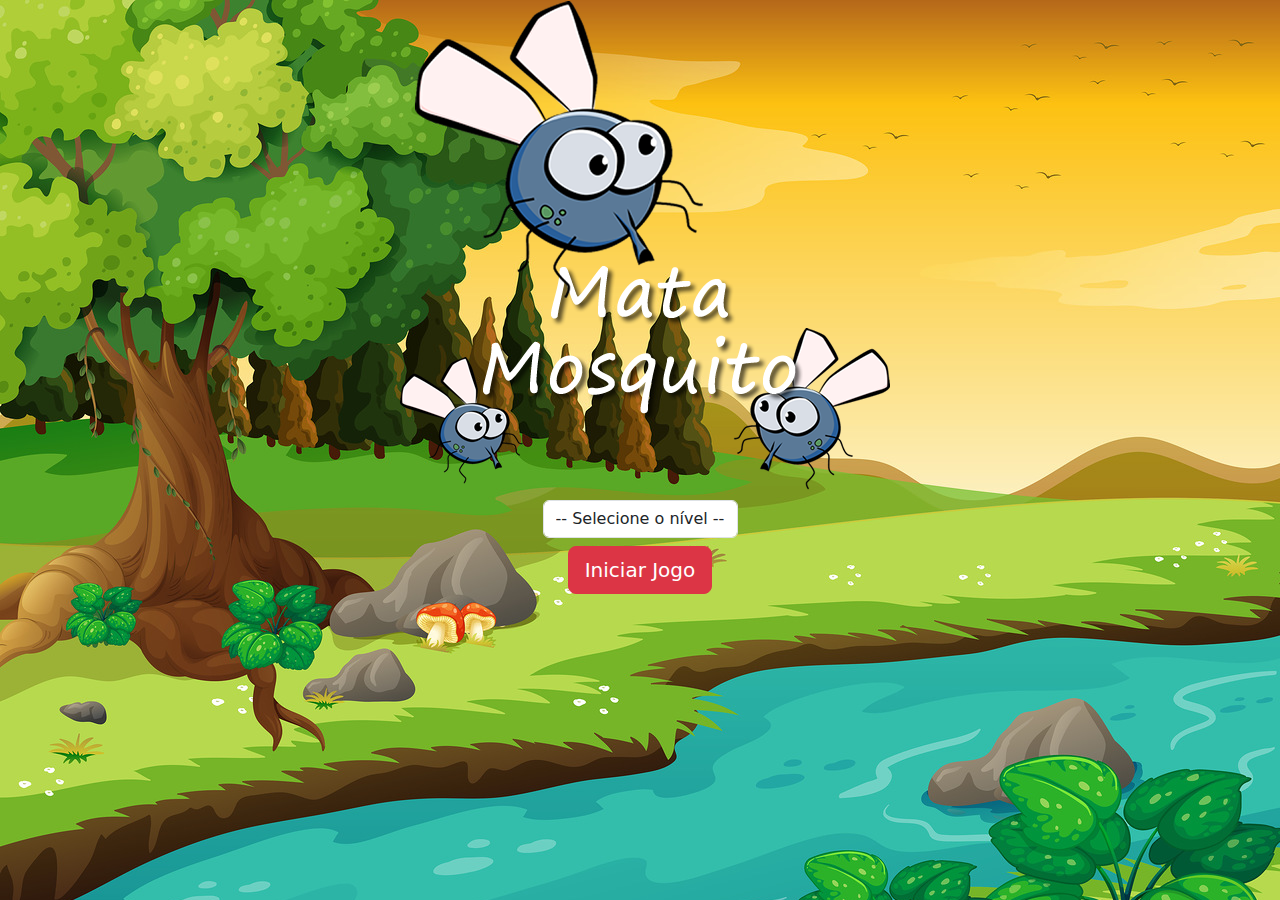
<file: index.html>
<!DOCTYPE html>
<html lang="pt-br">

<head>
    <meta charset="UTF-8">
    <meta name="viewport" content="width=device-width, initial-scale=1.0">
    <title>App Mata Mosquito - Menu</title>

    <link href="https://cdn.jsdelivr.net/npm/bootstrap@5.3.3/dist/css/bootstrap.min.css" rel="stylesheet" integrity="sha384-QWTKZyjpPEjISv5WaRU9OFeRpok6YctnYmDr5pNlyT2bRjXh0JMhjY6hW+ALEwIH" crossorigin="anonymous">

    <link rel="stylesheet" href="estilo.css">

    <script>
        
        function inciarJogo() {
            var nivel = document.getElementById('nivel').value;

            if(nivel === '') {
                alert('Selecione um nível para iniciar o jogo!');
                return false;
            } 

            window.location.href = "app.html?" + nivel;
        }

    </script>
</head>

<body>
    
    <div class="container">
        <div class="row">
            <div class="col">
                <div class="d-flex justify-content-center">
                    <img src="imagens/game.png" alt="">
                </div>
            </div>
        </div>

        <div class="row">
            <div class="col">
                <div class="d-flex justify-content-center">
                    <div class="mb-2">
                        <select class="form-control" id="nivel">
                            <option value="">-- Selecione o nível --</option>
                            <option value="normal">Normal</option>
                            <option value="dificil">Difícl</option>
                            <option value="chuckNoris">Chuck Norris</option>
                        </select>
                    </div>
                </div>
            </div>
        </div>
        

        <div class="row">
            <div class="col">
                <div class="d-flex justify-content-center">
                    <button type="button" class="btn btn-danger btn-lg" onclick="iniciarJogo()">Iniciar Jogo</button>
                </div>
            </div>
        </div>
    </div>

</body>

</html>
</file>
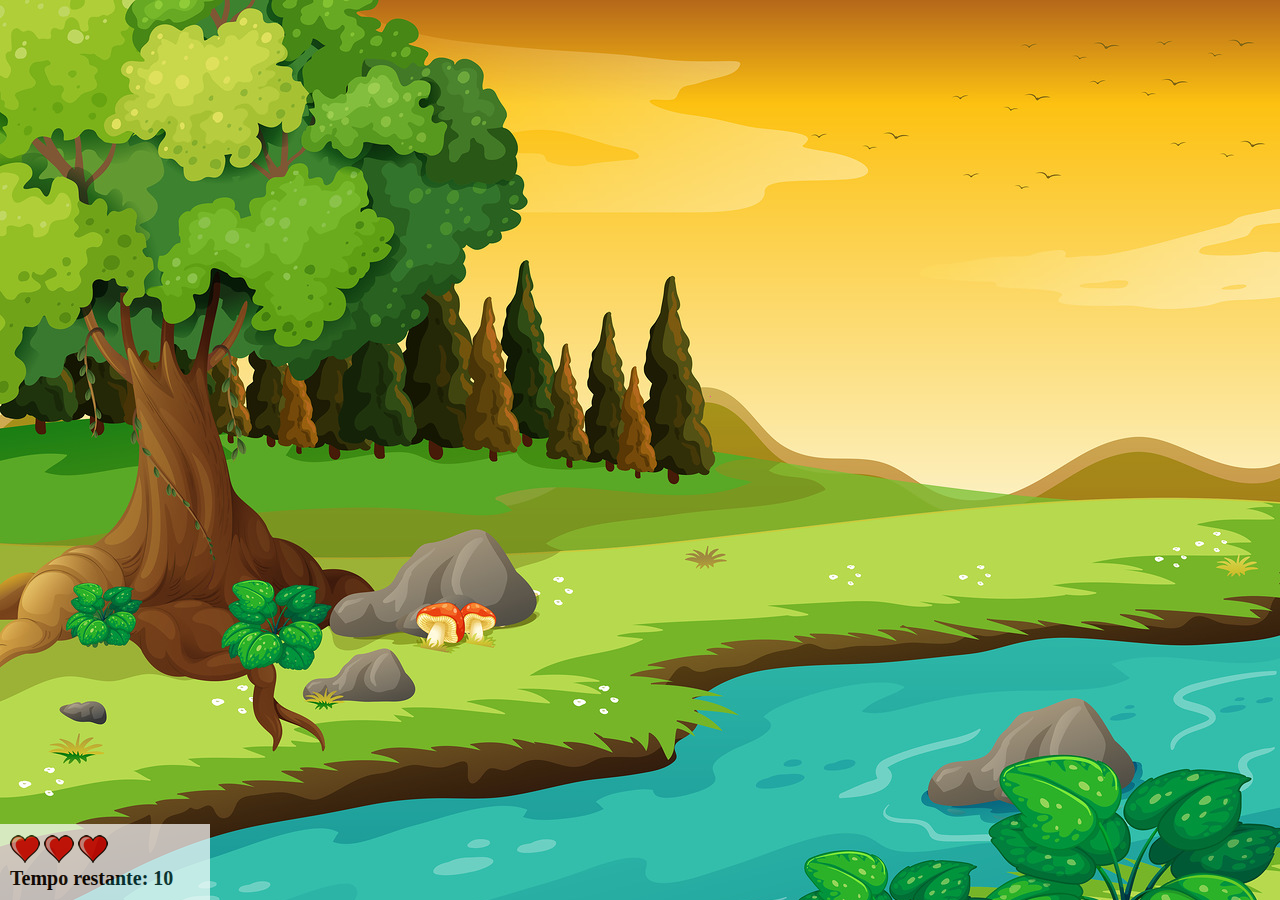
<file: app.html>
<!DOCTYPE html>
<html lang="pt-br">
<head>
    <meta charset="UTF-8">
    <meta name="viewport" content="width=device-width, initial-scale=1.0">
    <title>Document</title>

    <link rel="stylesheet" href="estilo.css">
    
    <script src="jogo.js"></script>
</head>
<body onresize="ajustaTamanhoPalcoJogo()">

    <div class="painel">
        <div class="vidas">
            <img id="v1" src="imagens/coracao_cheio.png">
            <img id="v2" src="imagens/coracao_cheio.png">
            <img id="v3" src="imagens/coracao_cheio.png">
        </div>
        <div class="cronometro">
            Tempo restante: <span id="cronometro"></span>
        </div>
    </div>
    
    <script>
        document.getElementById('cronometro').innerHTML = tempo;

        var criaMosquito = setInterval(function() {
            posicaoRandomica()
        }, 2000)
    </script>
</body>
</html>
</file>
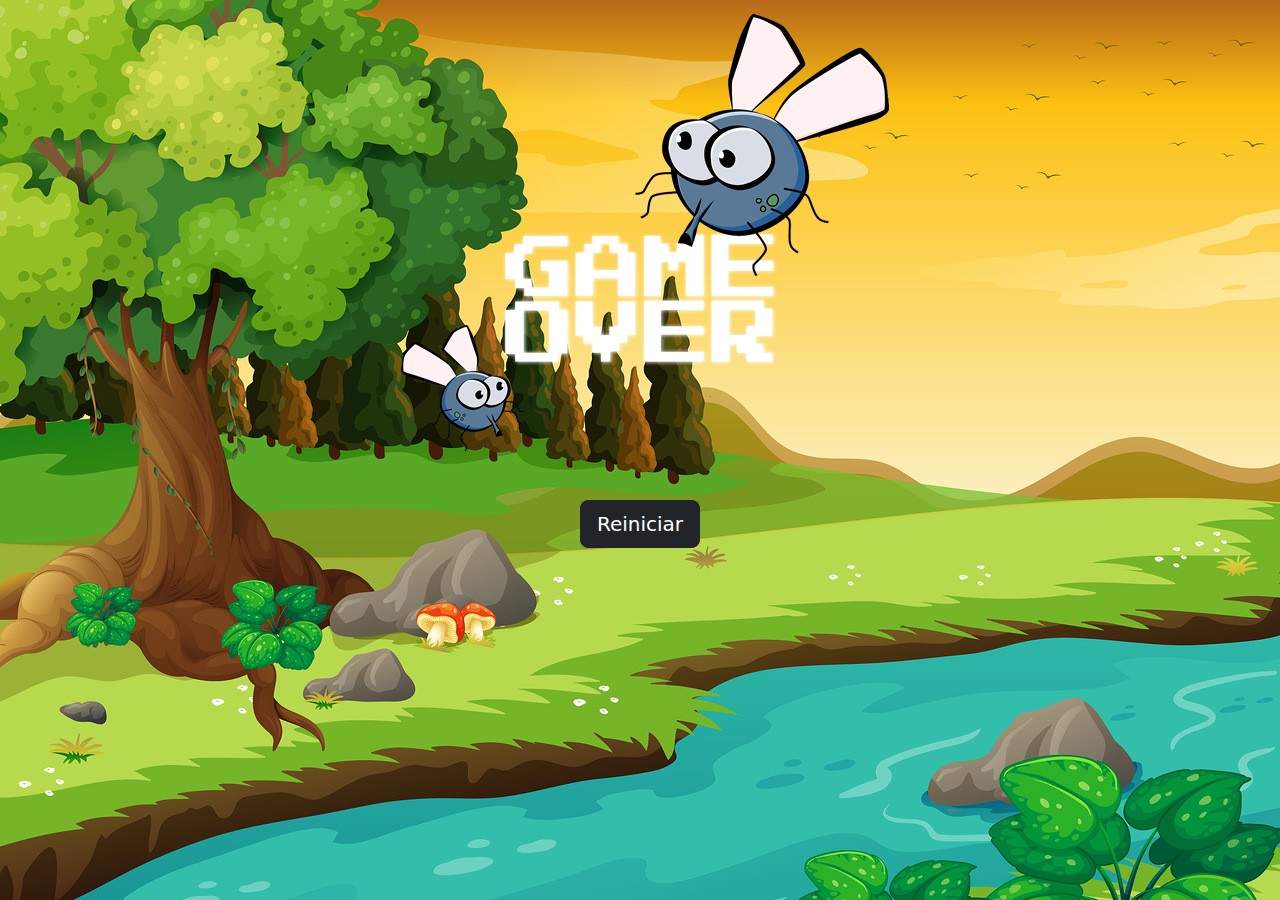
<file: fim_de_jogo.html>
<!DOCTYPE html>
<html lang="pt-br">

<head>
    <meta charset="UTF-8">
    <meta name="viewport" content="width=device-width, initial-scale=1.0">
    <title>Document</title>

    <link href="https://cdn.jsdelivr.net/npm/bootstrap@5.3.3/dist/css/bootstrap.min.css" rel="stylesheet" integrity="sha384-QWTKZyjpPEjISv5WaRU9OFeRpok6YctnYmDr5pNlyT2bRjXh0JMhjY6hW+ALEwIH" crossorigin="anonymous">

    <link rel="stylesheet" href="estilo.css">
</head>

<body>
    
    <div class="container">
        <div class="row">
            <div class="col">
                <div class="d-flex justify-content-center">
                    <img src="imagens/game_over.png" alt="">
                </div>
            </div>
        </div>

        <div class="row">
            <div class="col">
                <div class="d-flex justify-content-center">
                    <button type="button" class="btn btn-dark btn-lg" onclick="window.location.href = 'index.html'">Reiniciar</button>
                </div>
            </div>
        </div>
    </div>

</body>

</html>
</file>
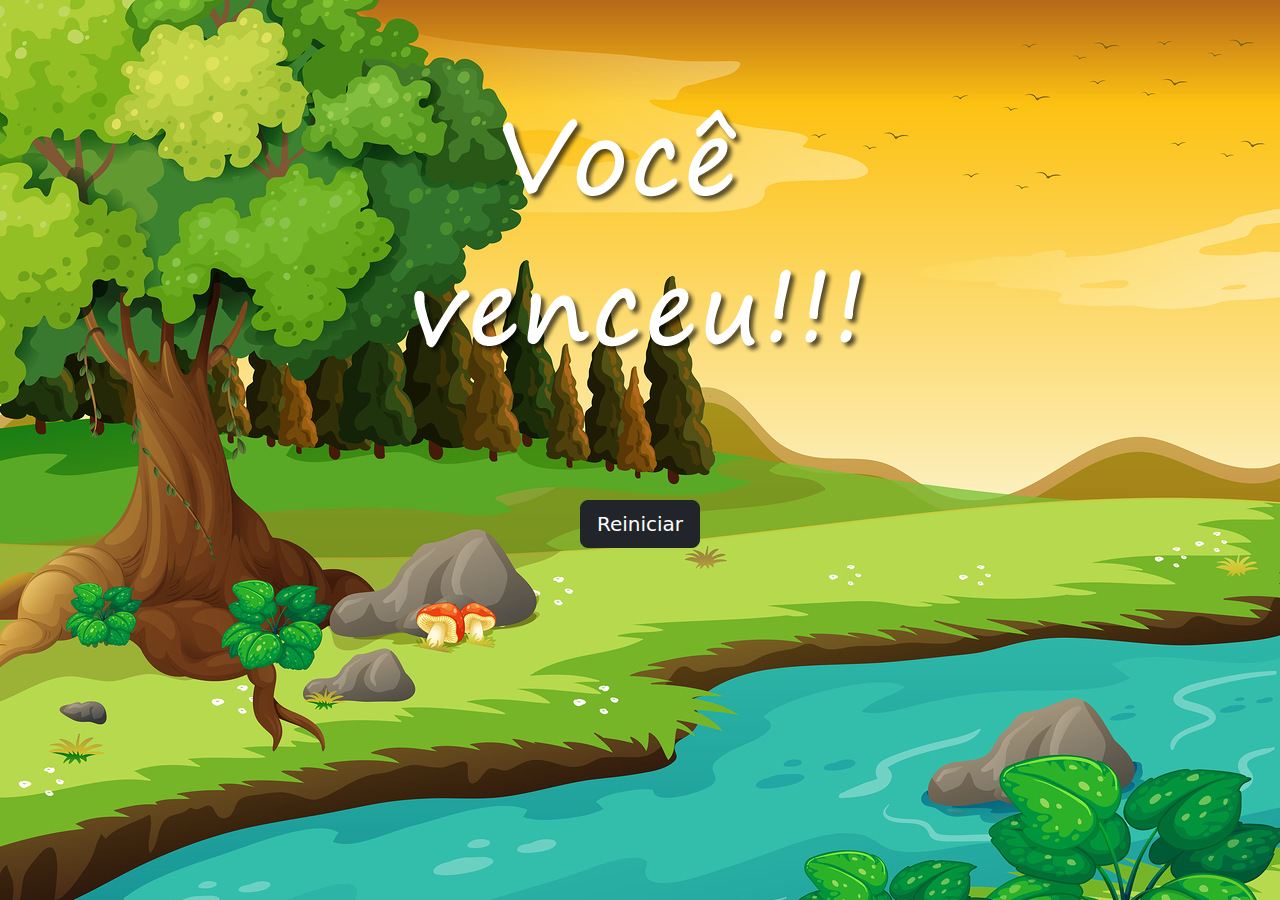
<file: vitoria.html>
<!DOCTYPE html>
<html lang="pt-br">

<head>
    <meta charset="UTF-8">
    <meta name="viewport" content="width=device-width, initial-scale=1.0">
    <title>Document</title>

    <link href="https://cdn.jsdelivr.net/npm/bootstrap@5.3.3/dist/css/bootstrap.min.css" rel="stylesheet" integrity="sha384-QWTKZyjpPEjISv5WaRU9OFeRpok6YctnYmDr5pNlyT2bRjXh0JMhjY6hW+ALEwIH" crossorigin="anonymous">

    <link rel="stylesheet" href="estilo.css">
</head>

<body>
    
    <div class="container">
        <div class="row">
            <div class="col">
                <div class="d-flex justify-content-center">
                    <img src="imagens/vitoria.png" alt="">
                </div>
            </div>
        </div>

        <div class="row">
            <div class="col">
                <div class="d-flex justify-content-center">
                    <button type="button" class="btn btn-dark btn-lg" onclick="window.location.href = 'index.html'">Reiniciar</button>
                </div>
            </div>
        </div>
    </div>

</body>

</html>
</file>
<file: estilo.css>
html {
    cursor: url(imagens/mata_mosca.png) 30 30, auto;
}

body {
    background-image: url('imagens/bg.jpg');
    background-repeat: no-repeat;
    background-size: 100%;
}

.mosquito1 {
    width: 50px;
    height: 50px;
}

.mosquito2 {
    width: 70px;
    height: 70px;
}

.mosquito3 {
    width: 90px;
    height: 90px;
}

.ladoA {
    transform: scaleX(1);
}

.ladoB {
    transform: scaleX(-1);
}

.painel {
    position: absolute;
    width: 190px;
    padding: 10px;
    left: 0px;
    bottom: 0px;
    border-top: 1px solid #fff;
    background-color: #fff;
    opacity: 0.7;
}

.vidas {
    float: left;
}

.cronometro {
    float: left;
    font-size: 20px;
    font-weight: bold;
}
</file>
